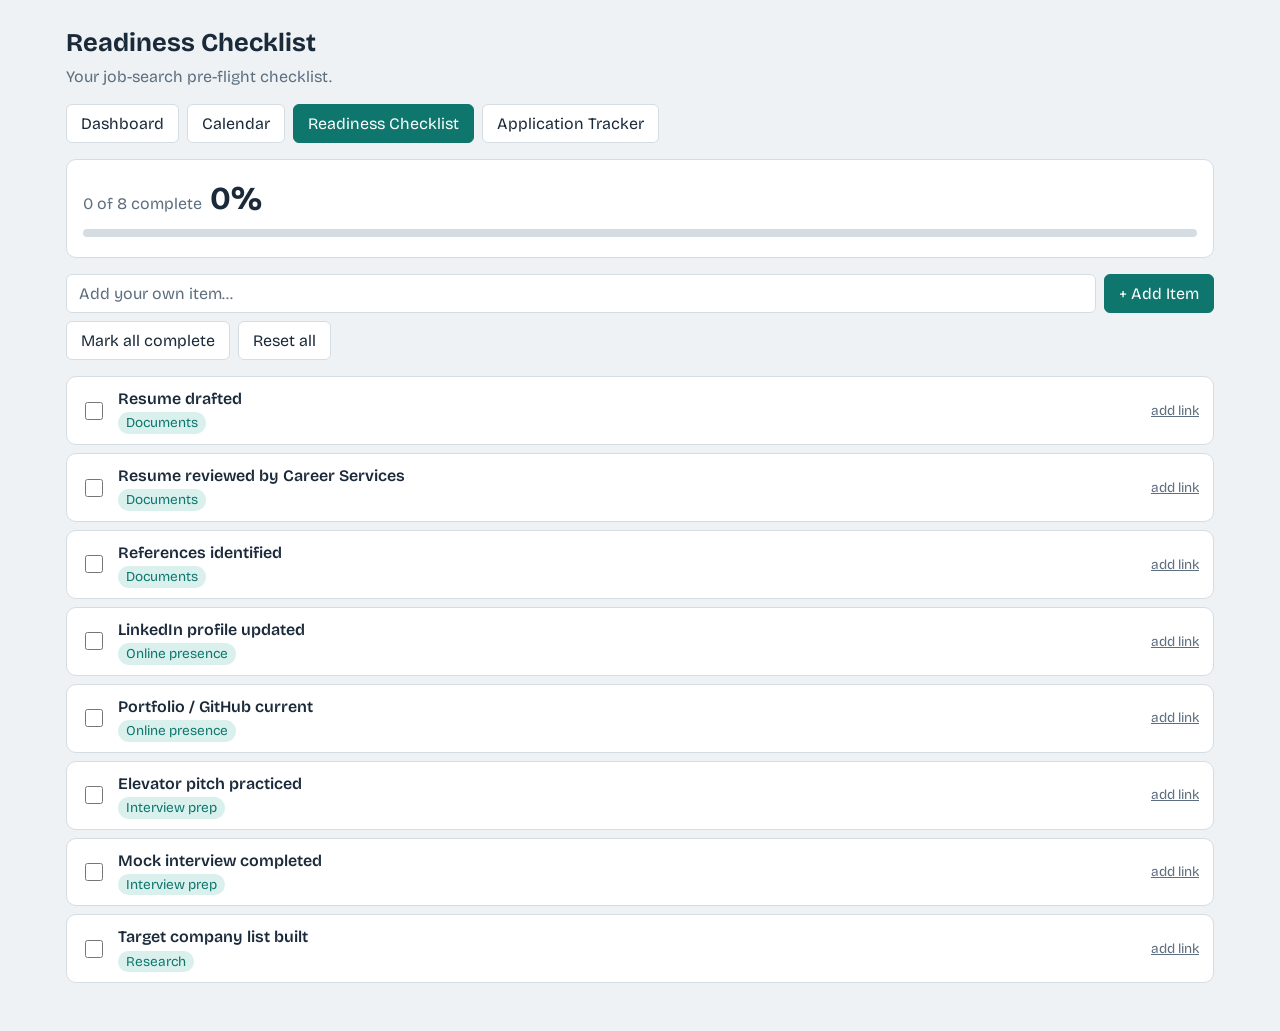
<file: app/main/resources/static/checklist/checklist.html>
<!DOCTYPE html>
<html lang="en">
<head>
  <meta charset="UTF-8">
  <meta name="viewport" content="width=device-width, initial-scale=1">
  <title>Readiness Checklist</title>

  <!-- Match the Dashboard typography and styles (same as the Application Tracker page) -->
  <link href="https://fonts.googleapis.com/css2?family=Bricolage+Grotesque:wght@400;600;700&display=swap" rel="stylesheet">
  <link rel="stylesheet" href="../dashboard/dashboard.css">
  <link rel="stylesheet" href="checklist.css">
</head>

<body>
  <main>
    <h1>Readiness Checklist</h1>
    <p class="sub">Your job-search pre-flight checklist.</p>

    <!-- Shared navigation (mirrors application-tracker.html) -->
    <nav aria-label="Views">
      <a class="navlink" href="../dashboard/index.html">Dashboard</a>
      <a class="navlink" href="../calendar/calendar_view.html">Calendar</a>
      <button type="button" aria-pressed="true">Readiness Checklist</button>
      <a class="navlink" href="../applicationtracker/application-tracker.html">Application Tracker</a>
      
    </nav>

    <!-- Progress summary -->
    <section class="panel progress-panel">
      <div class="progress-head">
        <span id="progressLabel">0 of 0 complete</span>
        <span id="progressPct" class="progress-pct">0%</span>
      </div>
      <div class="progress-track">
        <div id="progressFill" class="progress-fill"></div>
      </div>
    </section>

    <!-- Actions: add a custom item, and bulk complete/reset -->
    <div class="tracker-actions">
      <input id="newItemTitle" type="text" placeholder="Add your own item...">
      <button id="addItemBtn" type="button" class="primary-btn">+ Add Item</button>
    </div>

    <div class="bulk-actions">
      <button id="markAllBtn" type="button">Mark all complete</button>
      <button id="resetAllBtn" type="button">Reset all</button>
    </div>

    <!-- The checklist itself (rendered by checklist.js) -->
    <section id="checklist" class="checklist" aria-label="Checklist items"></section>
  </main>

    <script src="checklist-store.js"></script>
    <script src="checklist.js"></script>
</body>
</html>
</file>
<file: app/main/resources/static/dashboard/dashboard.css>
:root{--bg:#eef2f5;--panel:#fff;--ink:#1b2a3a;--mute:#5d6e7f;--line:#d5dde4;--accent:#0f766e;--accentbg:#d9f0ed;--gold:#b7791f;--goldbg:#fbf1dc;
box-sizing:border-box;padding-top:env(safe-area-inset-top,0px);padding-bottom:env(safe-area-inset-bottom,0px)}
@media(prefers-color-scheme:dark){:root:not([data-theme="light"]){--bg:#111a22;--panel:#1a2631;--ink:#e6edf3;--mute:#93a4b4;--line:#2c3b49;--accent:#3cc4b4;--accentbg:#14382f;--gold:#e5b04a;--goldbg:#3a2f17}}
:root[data-theme="dark"]{--bg:#111a22;--panel:#1a2631;--ink:#e6edf3;--mute:#93a4b4;--line:#2c3b49;--accent:#3cc4b4;--accentbg:#14382f;--gold:#e5b04a;--goldbg:#3a2f17}
html{scroll-padding-top:env(safe-area-inset-top,0px)}
*{box-sizing:border-box}
body{margin:0;background:var(--bg);color:var(--ink);font-family:"Bricolage Grotesque",system-ui,sans-serif;line-height:1.45}
main{max-width:1180px;margin:0 auto;padding:24px 16px 48px}
h1{font-size:1.6rem;margin:0 0 4px}h2{font-size:1.05rem;margin:0 0 12px}.sub,.mute{color:var(--mute)}.sub{margin:0 0 16px}
nav{display:flex;gap:8px;margin-bottom:16px;flex-wrap:wrap}
button{font:inherit;color:var(--ink);background:var(--panel);border:1px solid var(--line);border-radius:6px;padding:7px 14px;cursor:pointer}
button[aria-pressed="true"]{background:var(--accent);color:var(--panel);border-color:var(--accent)}
button:focus-visible,input:focus-visible{outline:2px solid var(--accent);outline-offset:2px}
.panel{background:var(--panel);border:1px solid var(--line);border-radius:10px;padding:16px}
.top{display:grid;grid-template-columns:1fr 1fr;gap:16px;margin-bottom:16px}
@media(max-width:760px){.top{grid-template-columns:1fr}}
.row{display:flex;gap:12px;padding:8px 0;border-top:1px solid var(--line)}.row:first-of-type{border-top:0}
.when{font-weight:700;min-width:120px;color:var(--gold)}
.pct{font-size:2rem;font-weight:700}
.track{height:8px;border-radius:4px;background:var(--line);overflow:hidden;margin:6px 0 12px}.track i{display:block;height:100%;background:var(--accent);transition:width .2s}
.ck{display:flex;gap:8px;align-items:center;padding:3px 0}
.board{display:grid;grid-template-columns:repeat(4,minmax(220px,1fr));gap:12px;overflow-x:auto;padding-bottom:6px}
.col{background:var(--panel);border:1px solid var(--line);border-radius:10px;padding:12px;min-height:180px}
.col h3{font-size:.95rem;margin:0 0 10px;display:flex;justify-content:space-between}
.count{background:var(--bg);border-radius:99px;padding:0 9px;font-weight:600}
.card{border:1px solid var(--line);border-radius:6px;padding:10px;margin-bottom:8px;background:var(--bg)}
.card b{display:block}.card span{color:var(--mute);font-size:.88rem}
.next{margin-top:8px;padding:6px 8px;border-radius:4px;background:var(--goldbg);color:var(--gold);font-size:.88rem;font-weight:600}
.cal{display:flex;gap:8px;align-items:center;margin-bottom:10px;flex-wrap:wrap}.cal h2{margin:0 8px;min-width:150px}
.legend{margin-left:auto;display:flex;gap:10px;font-size:.85rem}
.grid{display:grid;grid-template-columns:repeat(7,minmax(0,1fr))}
.dow{font-size:.85rem;color:var(--mute);padding:4px;text-align:center}
.day{min-height:84px;border:1px solid var(--line);margin:-1px 0 0 -1px;padding:4px;overflow:hidden}.day.out{opacity:.45}
.day .n{font-size:.85rem;font-weight:600}
.chip{display:block;font-size:.75rem;padding:1px 4px;margin-top:2px;border-radius:3px;white-space:nowrap;overflow:hidden;text-overflow:ellipsis}
.iv{background:var(--goldbg);color:var(--gold)}.ev{background:var(--accentbg);color:var(--accent)}
.hide{display:none}
.navlink{font:inherit;color:var(--ink);background:var(--panel);border:1px solid var(--line);border-radius:6px;padding:7px 14px;text-decoration:none}
.navlink:hover{border-color:var(--accent)}

/* ---- Live data board + summary row ---- */
.board{grid-template-columns:repeat(5,minmax(160px,1fr))}
@media(max-width:760px){.board{grid-template-columns:repeat(2,minmax(150px,1fr))}}
.col h3{gap:8px;align-items:flex-start}.count{flex-shrink:0}
.summary{display:grid;grid-template-columns:repeat(4,1fr);gap:12px;margin-bottom:16px}
@media(max-width:760px){.summary{grid-template-columns:repeat(2,1fr)}}
.stat{background:var(--panel);border:1px solid var(--line);border-radius:10px;padding:12px 16px}
.stat b{display:block;font-size:1.6rem;line-height:1.2}
a.card{display:block;color:inherit;text-decoration:none}
a.card:hover{border-color:var(--accent)}
.card .due{display:block;margin-top:6px;font-size:.82rem;font-weight:600;color:var(--gold)}
.card .tag{display:table;margin-top:6px;padding:1px 8px;border-radius:99px;font-size:.78rem;background:var(--accentbg);color:var(--accent)}
</file>
<file: app/main/resources/static/checklist/checklist.css>
/* Checklist styles — uses the dashboard's design tokens (the CSS variables
   defined in dashboard.css: --bg, --panel, --ink, --mute, --line, --accent,
   --accentbg, --gold). Because it uses those variables instead of hard-coded
   colors, the checklist matches the dashboard in BOTH light and dark mode
   automatically. Drop-in replacement: same class names your HTML/JS already use. */

/* ---- progress widget ---- */
.progress-panel { margin-bottom: 16px; }

.progress-head {
  display: flex;
  align-items: baseline;
  gap: 8px;
  margin-bottom: 4px;
}

.progress-pct {
  font-size: 2rem;        /* matches the dashboard's big .pct number */
  font-weight: 700;
}

#progressLabel { color: var(--mute); }

.progress-track {
  height: 8px;
  border-radius: 4px;
  background: var(--line);
  overflow: hidden;
  margin: 6px 0 4px;
}

.progress-fill {
  display: block;
  height: 100%;
  background: var(--accent);   /* teal fill, same as the dashboard bar */
  border-radius: 4px;
  transition: width .2s;
}

/* ---- add-item row ---- */
.tracker-actions {
  display: flex;
  gap: 8px;
  margin: 16px 0 8px;
}

.tracker-actions input {
  flex: 1;
  padding: 7px 12px;
  border: 1px solid var(--line);
  border-radius: 6px;
  background: var(--panel);
  color: var(--ink);
  font: inherit;
}

.tracker-actions input::placeholder { color: var(--mute); }

/* "+ Add Item" as an accent button (dashboard.css already styles plain buttons) */
.primary-btn {
  background: var(--accent);
  color: var(--panel);
  border-color: var(--accent);
}

/* ---- bulk actions (plain buttons inherit the dashboard button style) ---- */
.bulk-actions {
  display: flex;
  gap: 8px;
  margin-bottom: 16px;
}

/* ---- the list ---- */
.checklist {
  display: flex;
  flex-direction: column;
  gap: 8px;
}

.checklist-item {
  display: flex;
  align-items: center;
  gap: 12px;
  padding: 10px 14px;
  border: 1px solid var(--line);
  border-radius: 10px;
  background: var(--panel);
  cursor: pointer;
}

.checklist-item input[type="checkbox"] {
  width: 18px;
  height: 18px;
  flex: none;
  /* Left at the browser/OS default so it matches the dashboard's checkboxes.
     To tint them with the site accent instead, add: accent-color: var(--accent); */
}

.item-body {
  display: flex;
  flex-direction: column;
  gap: 2px;
  flex: 1;
}

.item-title { font-weight: 600; }

.checklist-item.is-done .item-title {
  text-decoration: line-through;
  color: var(--mute);
}

.item-meta {
  display: flex;
  gap: 8px;
  align-items: center;
  font-size: .85rem;
}

.item-cat {
  padding: 1px 8px;
  border-radius: 99px;
  background: var(--accentbg);   /* same treatment as the dashboard's .tag */
  color: var(--accent);
}

.item-link {
  color: var(--accent);
  text-decoration: underline;
}

/* ---- per-item text buttons (override the default button box style) ---- */
.item-actions {
  display: flex;
  gap: 12px;
  flex: none;
}

.item-action {
  border: none;
  background: none;
  padding: 0;
  font: inherit;
  font-size: .85rem;
  color: var(--mute);
  cursor: pointer;
  text-decoration: underline;
}

.item-action:hover { color: var(--ink); }

.item-remove { color: #d64550; }   /* a red that reads on both light and dark */
</file>
